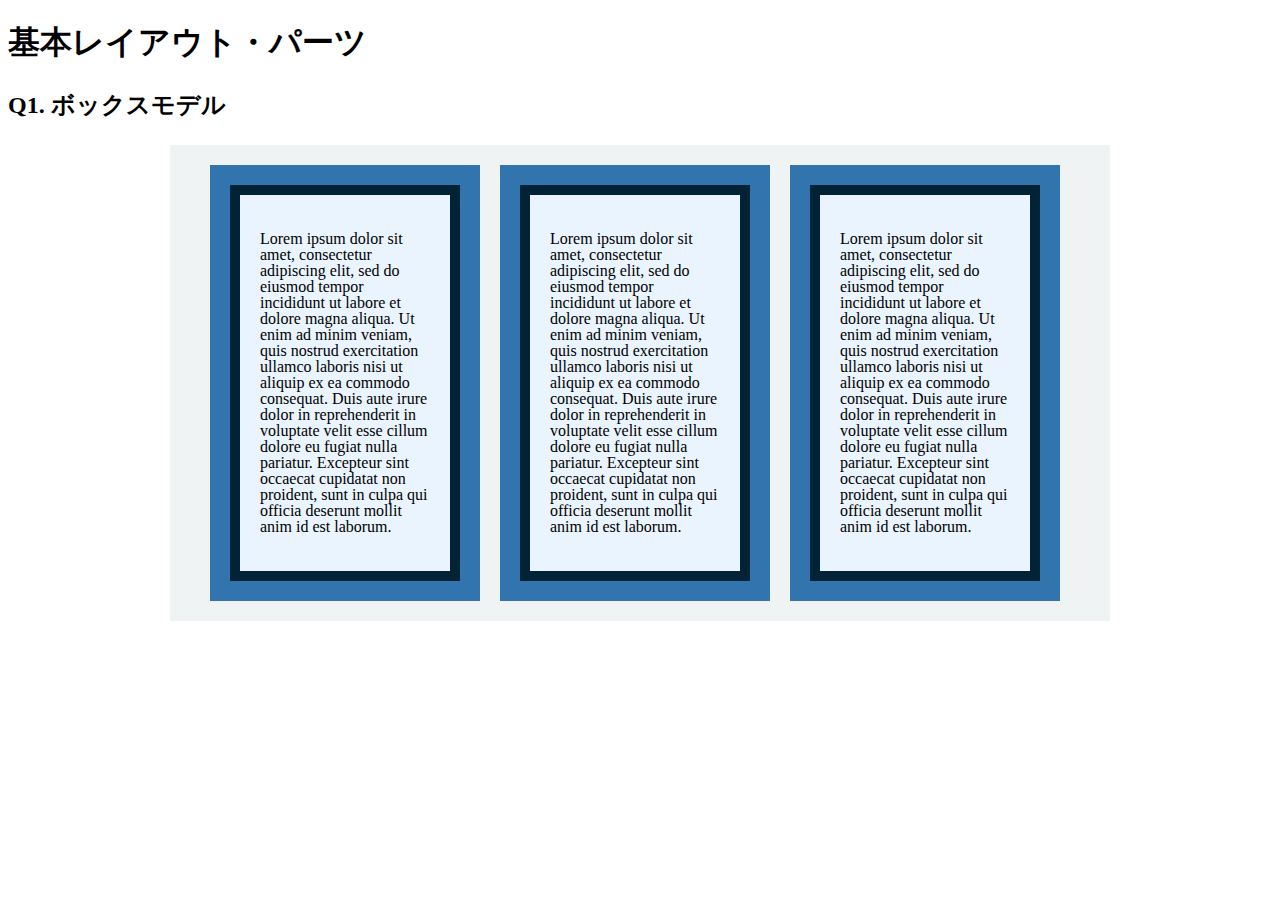
<file: layout_parts/q1/index.html>
<!DOCTYPE html>
<html>
  <head>
    <meta charset="utf-8">
    <meta http-equiv="X-UA-Compatible" content="IE=edge">
    <meta name="viewport" content="width=device-width, initial-scale=1.0, maximum-scale=1.0, user-scalable=no">
    <meta name="format-detection" content="telephone=no">
    <title>基本レイアウト・パーツ</title>
    <link rel="stylesheet" href="http://gizumo-inc.github.io/sample/front-lesson/layout_parts_new/assets/css/reset.css">
    <link rel="stylesheet" href="http://gizumo-inc.github.io/sample/front-lesson/layout_parts_new/assets/css/base.css">
    <link rel="stylesheet" href="css/style.css">
  </head>
  <body>
    <div class="wrapper">
      <h1 class="title">基本レイアウト・パーツ</h1>
      <h2 class="headline">
        <p class="headline__text">Q1. ボックスモデル</p>
      </h2>
      <div class="box">
        <!--
             giztechのレイアウトパーツのページに書かれているボックスモデルについての説明は読みましたか。
             読んでない場合は先に読んでください。

             この問題はmarginとpaddingとborderをうまく使ってボックスを配置する問題です。
             レイアウトとしては、1つの大きなボックスの中に3つのボックスが横並びになっていて、
             さらにその3つのボックスの中にそれぞれ1つずつボックスが入っている形になっています。
             3つのボックスはfloatで横並びにしているので、clearfixでの解除も忘れないようにしてください。

             ■この問題で使う大事なプロパティ
             ・margin
             ・padding
             ・border
             ・float
        -->
        <!-- 回答はクラスq1の要素の中に書いてね -->
        <!-- すでについてるクラスにはstyleを指定しない。styleをつける場合は自分で新たにクラスをつけること -->
        <div class="q1 clearfix">
          <div class="contents">
            <div class="contents_text">
              <p>Lorem ipsum dolor sit amet, consectetur adipiscing elit, sed do eiusmod tempor incididunt ut labore et dolore magna aliqua. Ut enim ad minim veniam, quis nostrud exercitation ullamco laboris nisi ut aliquip ex ea commodo consequat. Duis aute irure dolor in reprehenderit in voluptate velit esse cillum dolore eu fugiat nulla pariatur. Excepteur sint occaecat cupidatat non proident, sunt in culpa qui officia deserunt mollit anim id est laborum.
              </p>
            </div>
          </div>
          <div class="contents">
            <div class="contents_text">
              <p>Lorem ipsum dolor sit amet, consectetur adipiscing elit, sed do eiusmod tempor incididunt ut labore et dolore magna aliqua. Ut enim ad minim veniam, quis nostrud exercitation ullamco laboris nisi ut aliquip ex ea commodo consequat. Duis aute irure dolor in reprehenderit in voluptate velit esse cillum dolore eu fugiat nulla pariatur. Excepteur sint occaecat cupidatat non proident, sunt in culpa qui officia deserunt mollit anim id est laborum.
              </p>
            </div>
          </div>
          <div class="contents">
            <div class="contents_text">
              <p>Lorem ipsum dolor sit amet, consectetur adipiscing elit, sed do eiusmod tempor incididunt ut labore et dolore magna aliqua. Ut enim ad minim veniam, quis nostrud exercitation ullamco laboris nisi ut aliquip ex ea commodo consequat. Duis aute irure dolor in reprehenderit in voluptate velit esse cillum dolore eu fugiat nulla pariatur. Excepteur sint occaecat cupidatat non proident, sunt in culpa qui officia deserunt mollit anim id est laborum.
              </p>
            </div>
          </div>
        <!-- 回答はクラスq1の要素の中に書いてね -->
        </div>
    </div>
  </body>
</html>
</file>
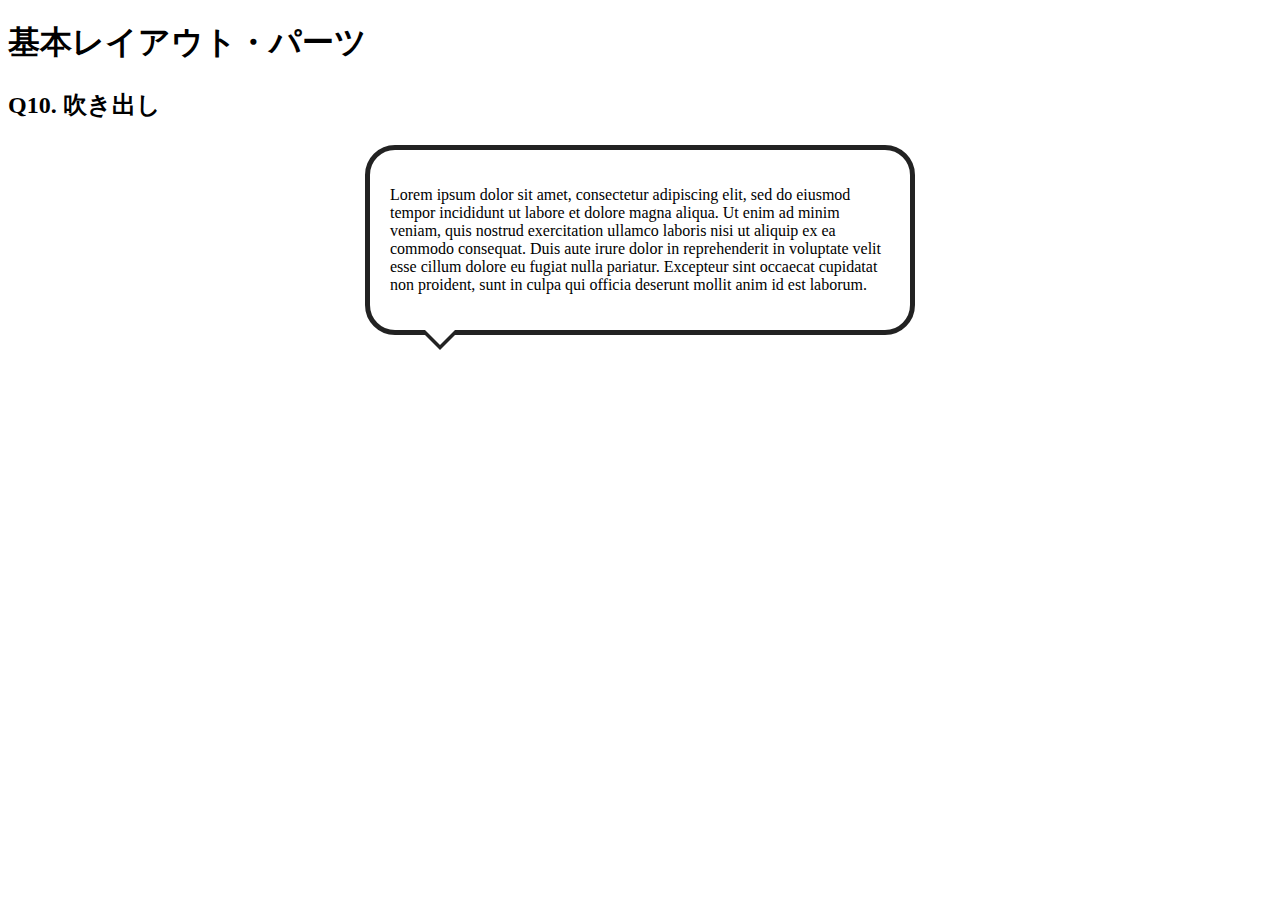
<file: layout_parts/q10/index.html>
<!DOCTYPE html>
<html>
  <head>
    <meta charset="utf-8">
    <meta http-equiv="X-UA-Compatible" content="IE=edge">
    <meta name="viewport" content="width=device-width, initial-scale=1.0, maximum-scale=1.0, user-scalable=no">
    <meta name="format-detection" content="telephone=no">
    <title>基本レイアウト・パーツ</title>
    <link rel="stylesheet" href="http://gizumo-inc.github.io/sample/front-lesson/layout_parts_new/assets/css/reset.css">
    <link rel="stylesheet" href="http://gizumo-inc.github.io/sample/front-lesson/layout_parts_new/assets/css/base.css">
    <link rel="stylesheet" href="css/style.css">
  </head>
  <body>
    <div class="wrapper">
      <h1 class="title">基本レイアウト・パーツ</h1>
      <h2 class="headline">
        <p class="headline__text">Q10. 吹き出し</p>
      </h2>
      <div class="box">
        <!--
             吹き出しというのもwebサイトにおいてよく使われるパーツです。
             これもCSSだけで実装することができますが、吹き出しの枠線の三角の部分がむずかしいかと思います。
             やり方は何通りかありますので、調べてみて自分なりの方法で再現してみてください。

             ■この問題で使う大事なプロパティ
             ・position

             ■この問題で使う大事な擬似要素
             ・:before
             ・:after
        -->
        <!-- 回答はクラスq10の要素の中に書いてね -->
        <!-- すでについてるクラスにはstyleを指定しない。styleをつける場合は自分で新たにクラスをつけること -->
        <div class="q10">
          <div class="q10_balloon">
            <div class="balloon">
              <p class="balloon_text">Lorem ipsum dolor sit amet, consectetur adipiscing elit, sed do eiusmod tempor incididunt ut labore et dolore magna aliqua. Ut enim ad minim veniam, quis nostrud exercitation ullamco laboris nisi ut aliquip ex ea commodo consequat. Duis aute irure dolor in reprehenderit in voluptate velit esse cillum dolore eu fugiat nulla pariatur. Excepteur sint occaecat cupidatat non proident, sunt in culpa qui officia deserunt mollit anim id est laborum.</p>
            </div>
          </div>
        </div>
        <!-- 回答はクラスq10の要素の中に書いてね -->
      </div>
    </div>
  </body>
</html>
</file>
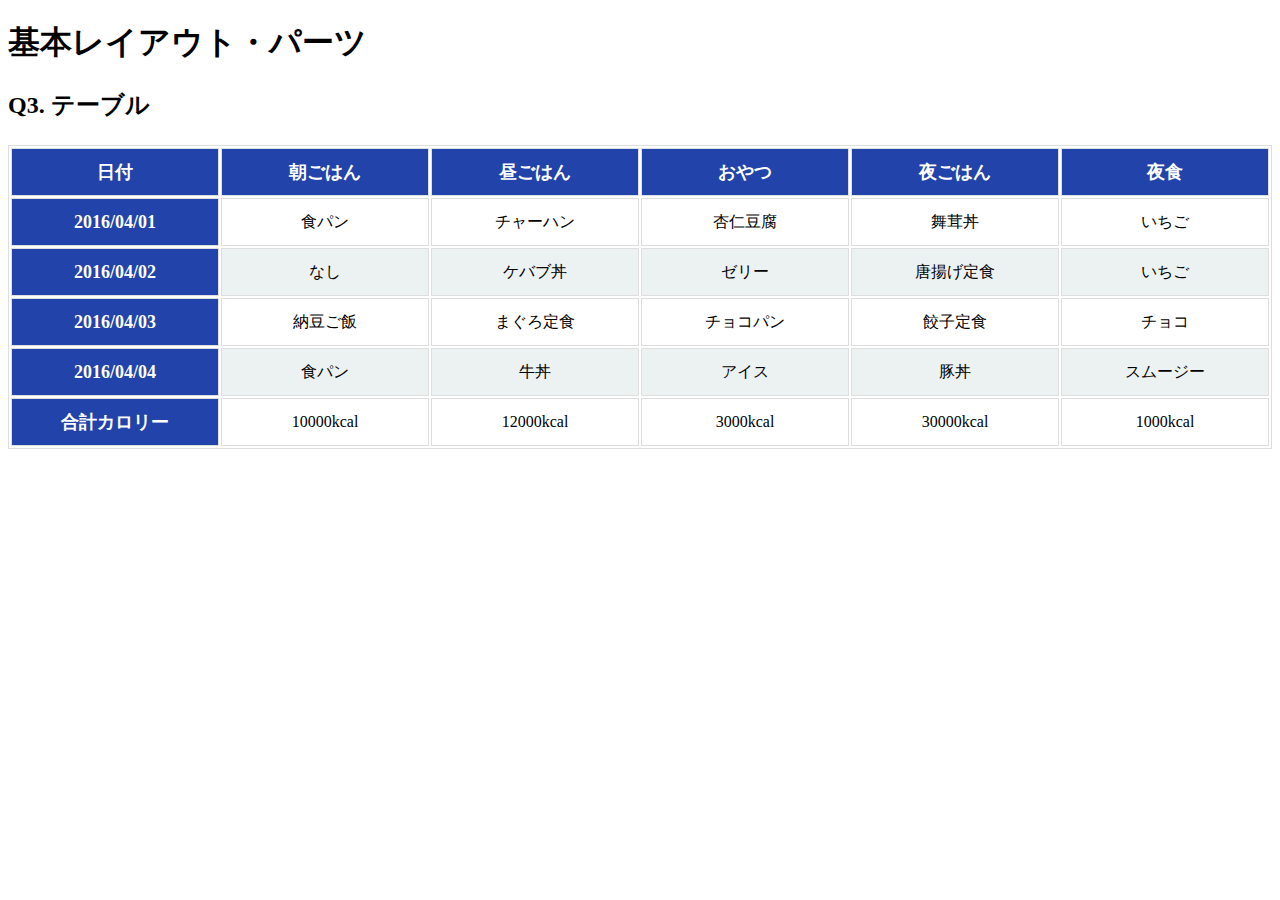
<file: layout_parts/q3/index.html>
<!DOCTYPE html>
<html>
  <head>
    <meta charset="utf-8">
    <meta http-equiv="X-UA-Compatible" content="IE=edge">
    <meta name="viewport" content="width=device-width, initial-scale=1.0, maximum-scale=1.0, user-scalable=no">
    <meta name="format-detection" content="telephone=no">
    <title>基本レイアウト・パーツ</title>
    <link rel="stylesheet" href="http://gizumo-inc.github.io/sample/front-lesson/layout_parts_new/assets/css/reset.css">
    <link rel="stylesheet" href="http://gizumo-inc.github.io/sample/front-lesson/layout_parts_new/assets/css/base.css">
    <link rel="stylesheet" href="css/style.css">
  </head>
  <body>
    <div class="wrapper">
      <h1 class="title">基本レイアウト・パーツ</h1>
      <h2 class="headline">
        <p class="headline__text">Q3. テーブル</p>
      </h2>
      <div class="box">
        <!--
             tableタグを使って表をつくってもらいます。
             tableタグ内では使っていいタグと使っていい順序というものが決まっています。
             それを検索しながら当てはめてください。

             背景色が青いセルのfont-sizeは18pxでline-heightが26pxです。
             それ以外のセルはfont-sizeが16pxでline-heightが22pxです。

             ■この問題で使う大事なプロパティ
             ・table-layout

             ■この問題で使う大事な擬似要素
             ・:nth-child
             ・:first-child
             ・:last-child

             ■必須ではないけど使えると便利な擬似要素
             ・:not
        -->
        <!-- 回答はクラスq3の要素の中に書いてね -->
        <!-- すでについてるクラスにはstyleを指定しない。styleをつける場合は自分で新たにクラスをつけること -->
        <div class="q3">
          <table class="table_all">
              <thead>
                <tr>
                  <th>日付</th>
                  <th>朝ごはん</th>
                  <th>昼ごはん</th>
                  <th>おやつ</th>
                  <th>夜ごはん</th>
                  <th>夜食</th>
                </tr>
              </thead>
              <tbody class="tbody">
                <tr>
                  <th>2016/04/01</th>
                  <td>食パン</td>
                  <td>チャーハン</td>
                  <td>杏仁豆腐</td>
                  <td>舞茸丼</td>
                  <td>いちご</td>
                </tr>
                <tr>
                  <th>2016/04/02</th>
                  <td>なし</td>
                  <td>ケバブ丼</td>
                  <td>ゼリー</td>
                  <td>唐揚げ定食</td>
                  <td>いちご</td>
                </tr>
                <tr>
                  <th>2016/04/03</th>
                  <td>納豆ご飯</td>
                  <td>まぐろ定食</td>
                  <td>チョコパン</td>
                  <td>餃子定食</td>
                  <td>チョコ</td>
                </tr>
                <tr>
                  <th>2016/04/04</th>
                  <td>食パン</td>
                  <td>牛丼</td>
                  <td>アイス</td>
                  <td>豚丼</td>
                  <td>スムージー</td>
                </tr>
                <tr>
                  <th>合計カロリー</th>
                  <td>10000kcal</td>
                  <td>12000kcal</td>
                  <td>3000kcal</td>
                  <td>30000kcal</td>
                  <td>1000kcal</td>
                </tr>
              </tbody>
          </table>
        </div>
        <!-- 回答はクラスq3の要素の中に書いてね -->
      </div>
    </div>
  </body>
</html>
</file>
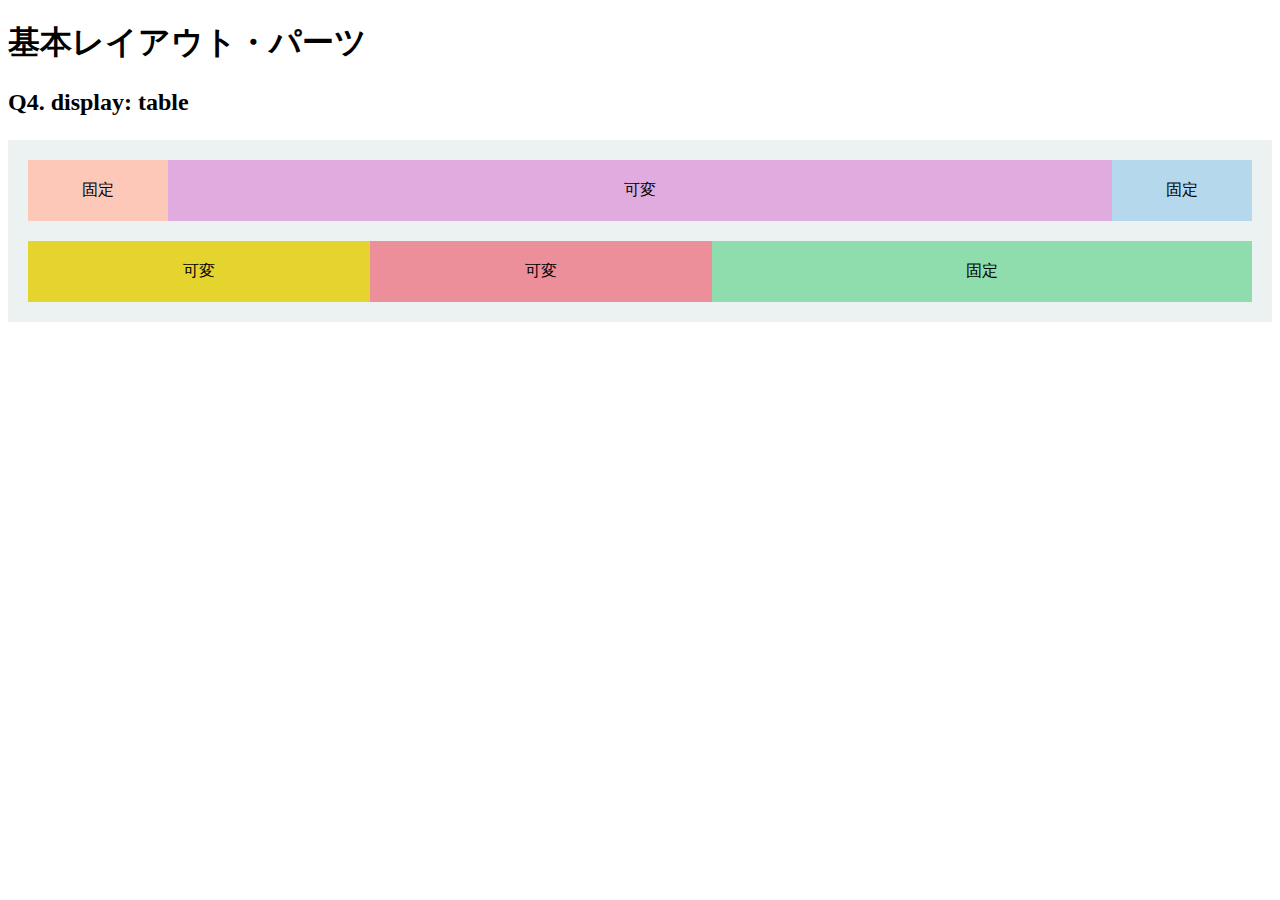
<file: layout_parts/q4/index.html>
<!DOCTYPE html>
<html>
  <head>
    <meta charset="utf-8">
    <meta http-equiv="X-UA-Compatible" content="IE=edge">
    <meta name="viewport" content="width=device-width, initial-scale=1.0, maximum-scale=1.0, user-scalable=no">
    <meta name="format-detection" content="telephone=no">
    <title>基本レイアウト・パーツ</title>
    <link rel="stylesheet" href="http://gizumo-inc.github.io/sample/front-lesson/layout_parts_new/assets/css/reset.css">
    <link rel="stylesheet" href="http://gizumo-inc.github.io/sample/front-lesson/layout_parts_new/assets/css/base.css">
    <link rel="stylesheet" href="css/style.css">
  </head>
  <body>
    <div class="wrapper">
      <h1 class="title">基本レイアウト・パーツ</h1>
      <h2 class="headline">
        <p class="headline__text">Q4. display: table</p>
      </h2>
      <div class="box">
        <!--
             Webサイトを作る際、「メインコンテンツはウィンドウの横幅に応じて伸縮するけれどサイドバーは常に固定値」といったようなレイアウトをすることが多々あります。
             そのようなときに、ウィンドウサイズに対して固定のものと可変のものを横に並べるやり方がわからないとレイアウトができません。
             display: tableを使うことで実現することができるのでやってみましょう。
             固定と書いてあるdivはウィンドウサイズが変わっても横幅が変化せず、可変と書いてあるdivはウィンドウサイズの変化に合わせて横幅が変化するようにスタイルをあてます。

             今回もHTMLは記述してあるので、新たにclassを付与してスタイルをあててください。
             .q4のdivにスタイルを当てる場合は、.q4に当てるのではなく新たにclassを付与してスタイルをあててください。

             ■この問題で使う大事なプロパティ
             ・display: table
             ・display: table-cell
        -->
        <!-- 回答はクラスq4の要素の中に書いてね -->
        <!-- すでについてるクラスにはstyleを指定しない。styleをつける場合は自分で新たにクラスをつけること -->
        <!-- 新たにタグは追加しなくてもできます。 -->
        <div class="q4">
          <div class="contents">
            <div class="cell pink">固定</div>
            <div class="cell purple">可変</div>
            <div class="cell blue">固定</div>
          </div>
          <div class="contents">
            <div class="cell yellow">可変</div>
            <div class="cell red">可変</div>
            <div class="cell green">固定</div>
          </div>
        </div>
        <!-- 回答はクラスq4の要素の中に書いてね -->
      </div>
    </div>
  </body>
</html>
</file>
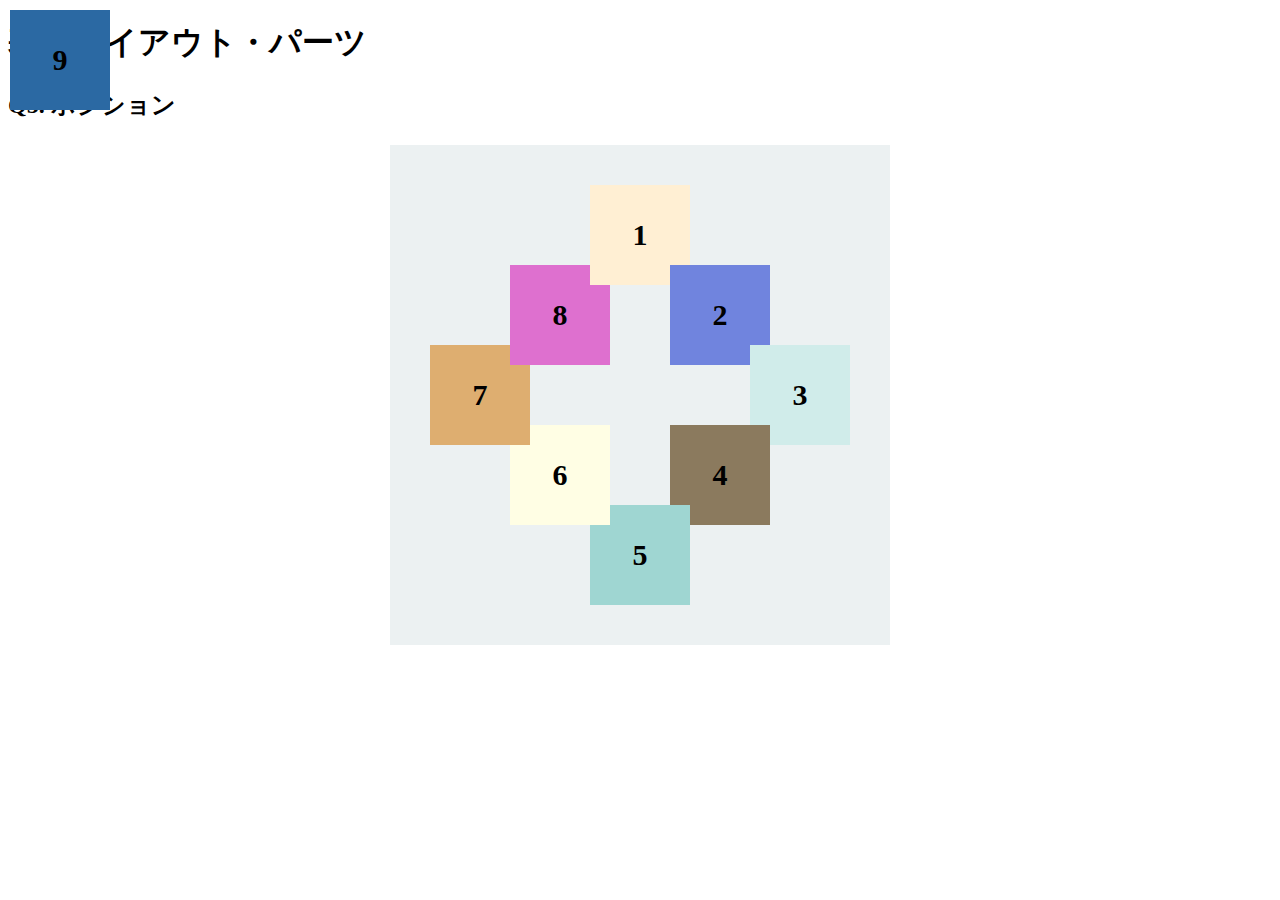
<file: layout_parts/q5/index.html>
<!DOCTYPE html>
<html>
  <head>
    <meta charset="utf-8">
    <meta http-equiv="X-UA-Compatible" content="IE=edge">
    <meta name="viewport" content="width=device-width, initial-scale=1.0, maximum-scale=1.0, user-scalable=no">
    <meta name="format-detection" content="telephone=no">
    <title>基本レイアウト・パーツ</title>
    <link rel="stylesheet" href="http://gizumo-inc.github.io/sample/front-lesson/layout_parts_new/assets/css/reset.css">
    <link rel="stylesheet" href="http://gizumo-inc.github.io/sample/front-lesson/layout_parts_new/assets/css/base.css">
    <link rel="stylesheet" href="css/style.css">
  </head>
  <body>
    <div class="wrapper">
      <h1 class="title">基本レイアウト・パーツ</h1>
      <h2 class="headline">
        <p class="headline__text">Q5. ポジション</p>
      </h2>
      <div class="box">
        <!--
             9個のボックスをきれいに配置しましょう。ボックスの重なり方(どれが上にあるのか)も意識してください。
             9番のボックスは常に(画面サイズに関わらず、スクロールに付随して)画面の左上に存在するように配置してください。

             ちなみにこの問題では、すでにHTMLは用意されています。
             ただ順序がばらばらになっているので、HTMLは変えずにCSSだけで正しい順序で配置してみてください。(classの付与は可)

             普通にやると1番のボックスが8番のボックスの下になってしまいます。
             下記にある「この問題で使う大事な擬似要素」のbefore or afterを使って、
             1番のボックスと同じ色、重なり部分と同じ大きさの要素を作ってpositionで配置しましょう。

             ■この問題で使う大事なプロパティ
             ・position
             ・z-index
             ■この問題で使う大事な擬似要素
             ・:before or :after
        -->
        <!-- 回答はクラスq5の要素の中に書いてね -->
        <!-- すでについてるクラスにはstyleを指定しない。styleをつける場合は自分で新たにクラスをつけること -->
        <!-- 新たにタグは追加しなくてもできます。 -->
        <div class="q5">
          <div class="boxes squ-8">8</div>
          <div class="boxes squ-5">5</div>
          <div class="boxes squ-1">1</div>
          <div class="boxes squ-7">7</div>
          <div class="boxes squ-4">4</div>
          <div class="boxes squ-6">6</div>
          <div class="boxes squ-2">2</div>
          <div class="boxes squ-3">3</div>
          <div class="boxes squ-9">9</div>
        </div>
        <!-- 回答はクラスq5の要素の中に書いてね -->
      </div>
    </div>
  </body>
</html>
</file>
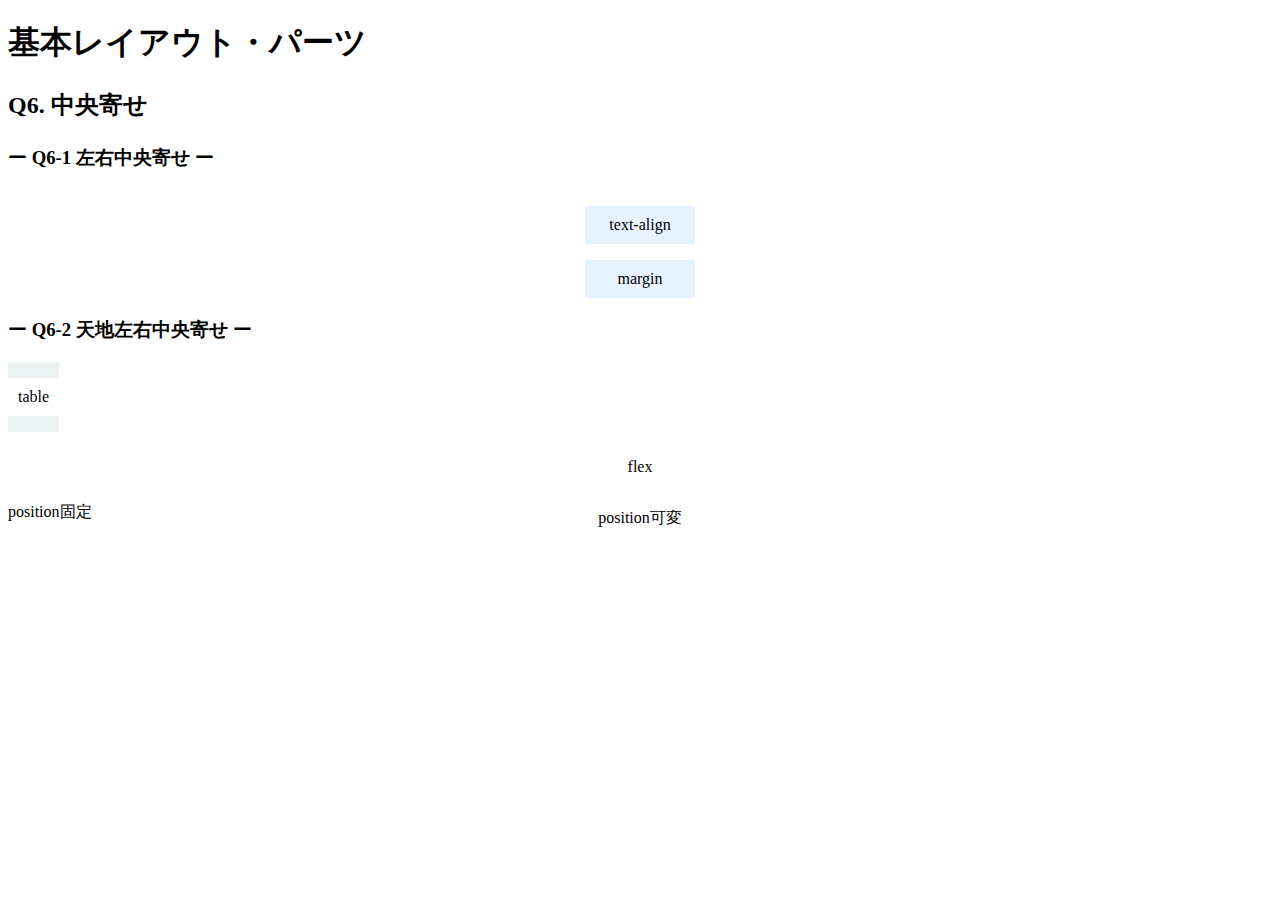
<file: layout_parts/q6/index.html>
<!DOCTYPE html>
<html>
  <head>
    <meta charset="utf-8">
    <meta http-equiv="X-UA-Compatible" content="IE=edge">
    <meta name="viewport" content="width=device-width, initial-scale=1.0, maximum-scale=1.0, user-scalable=no">
    <meta name="format-detection" content="telephone=no">
    <title>基本レイアウト・パーツ</title>
    <link rel="stylesheet" href="http://gizumo-inc.github.io/sample/front-lesson/layout_parts_new/assets/css/reset.css">
    <link rel="stylesheet" href="http://gizumo-inc.github.io/sample/front-lesson/layout_parts_new/assets/css/base.css">
    <link rel="stylesheet" href="css/style.css">
  </head>
  <body>
    <div class="wrapper">
      <h1 class="title">基本レイアウト・パーツ</h1>
      <h2 class="headline">
        <p class="headline__text">Q6. 中央寄せ</p>
      </h2>
      <div class="box">
        <!--
             左右の中央寄せや、天地(上下)の中央寄せというのはサイトを作っているとよく遭遇するレイアウトです。
             色々なやり方があるのですが、状況に応じて最適なものは違うので適切な配置の仕方ができるようになりましょう。
             この問題ではHTMLはすでに用意しているので、classを自分で付与してスタイルをあててください。
        -->
        <div class="box__inner">
          <h3 class="box__headline">
            <p class="box__headline__text">ー Q6-1 左右中央寄せ ー</p>
          </h3>
          <!--
               ブロック要素内のテキスト(or インライン要素)の左右中央寄せに関してはtext-align:centerを設定することで簡単にできます。
               ただ、ブロック要素そのものの左右中央寄せは少し工夫をしないとできません。
               大きく分けて2通りのやり方があるのですが、それが以下の問題の2つです。
               中央寄せするブロックの横幅が固定の場合は上の方法が、可変の場合は下の方法が向いています。
          -->
          <div class="q6 q6--horizontal">
            <!--
                 ■この問題で使う大事なプロパティ
                 ・display
                 ・text-align
            -->
            <!-- Q6-1の回答はここに書いてね -->
            <!-- 新たにタグは追加しなくてもできます。 -->
            <div class="q6__box">
              <div class="contents">
                <p class="text_align text">text-align</p>
              </div>
            </div>
            <!-- Q6-1の回答はここに書いてね -->

            <!--
                 ■この問題で使う大事なプロパティ
                 ・margin
            -->
            <!-- Q6-1の回答はここに書いてね -->
            <!-- 新たにタグは追加しなくてもできます。 -->
            <div class="q6__box">
              <p class="margin text">margin</p>
            </div>
            <!-- Q6-1の回答はここに書いてね -->
          </div>
        </div>

        <div class="box__inner">
          <h3 class="box__headline">
            <p class="box__headline__text">ー Q6-2 天地左右中央寄せ ー</p>
          </h3>
          <!--
               ブロック要素の天地中央寄せは左右よりも難易度が高くなります。
               そして天地の中央寄せができる状態だと左右もできる状態に自然になっているため、今回は天地左右の中央寄せになります。
               やり方は大きくわけて3つあります。
               1番目の方法は少し前までよく使われていたやり方で全てのブラウザで表示ができますが、HTMLの記述が冗長になってしまいます。
               2番目の方法は最新の記述で、とても簡単に書くことができますが、少し古いブラウザだと対応していません。
               3番目の方法もよく使われますが、これも少し古いブラウザだと対応していません。

               この問題もHTMLが用意されているのでclassを付与してスタイルをあててください。すでにふられているclassにスタイルをあてることはせず、新規でclassを作ってください。
          -->
          <!--
               ■この問題で使う大事なプロパティ
               ・display: table
               ・display: table-cell
               ・display: inline-block
               ・vertical-align
          -->
          <!-- Q6-2の回答はここに書いてね -->
          <!-- すでについてるクラスにはstyleを指定しない。styleをつける場合は自分で新たにクラスをつけること -->
          <!-- 新たにタグは追加しなくてもできます。 -->
          <div class="q6 q6--around is_table">
            <div class="is_table_box">
              <p class=box_text>table</p>
            </div>
          </div>
          <!-- Q6-2の回答はここに書いてね -->
          <!--
               ■この問題で使う大事なプロパティ
               ・display: flex
               ・align-items
               ・justify-content
          -->
          <!-- Q6-2の回答はここに書いてね -->
          <!-- すでについてるクラスにはstyleを指定しない。styleをつける場合は自分で新たにクラスをつけること -->
          <!-- 新たにタグは追加しなくてもできます。 -->
          <div class="q6 q6--around is_flex">
            <p class="box_text">flex</p>
          </div>
          <!-- Q6-2の回答はここに書いてね -->
          <div class="q6 q6--position center-one">
            <!--
                 中央寄せする要素のサイズが固定のとき

                 ■この問題で使う大事なプロパティ
                 ・position
                 ・margin
            -->
            <!-- Q6-2の回答はここに書いてね -->
            <!-- すでについてるクラスにはstyleを指定しない。styleをつける場合は自分で新たにクラスをつけること -->
            <!-- 新たにタグは追加しなくてもできます。 -->
            <div class="q6__box is-stable left-one">
              <p class="q6__box__inner left-t">position固定</p>
            </div>
            <!-- Q6-2の回答はここに書いてね -->
            <!--
                 中央寄せする要素のサイズが可変のとき

                 ■この問題で使う大事なプロパティ
                 ・position
                 ・transform
            -->
            <!-- Q6-2の回答はここに書いてね -->
            <!-- すでについてるクラスにはstyleを指定しない。styleをつける場合は自分で新たにクラスをつけること -->
            <!-- 新たにタグは追加しなくてもできます。 -->
            <div class="q6__box is-flexible right-one">
              <p class="q6__box__inner right-t">position可変</p>
            </div>
            <!-- Q6-2の回答はここに書いてね -->
          </div>
        </div>
      </div>
    </div>
  </body>
</html>
</file>
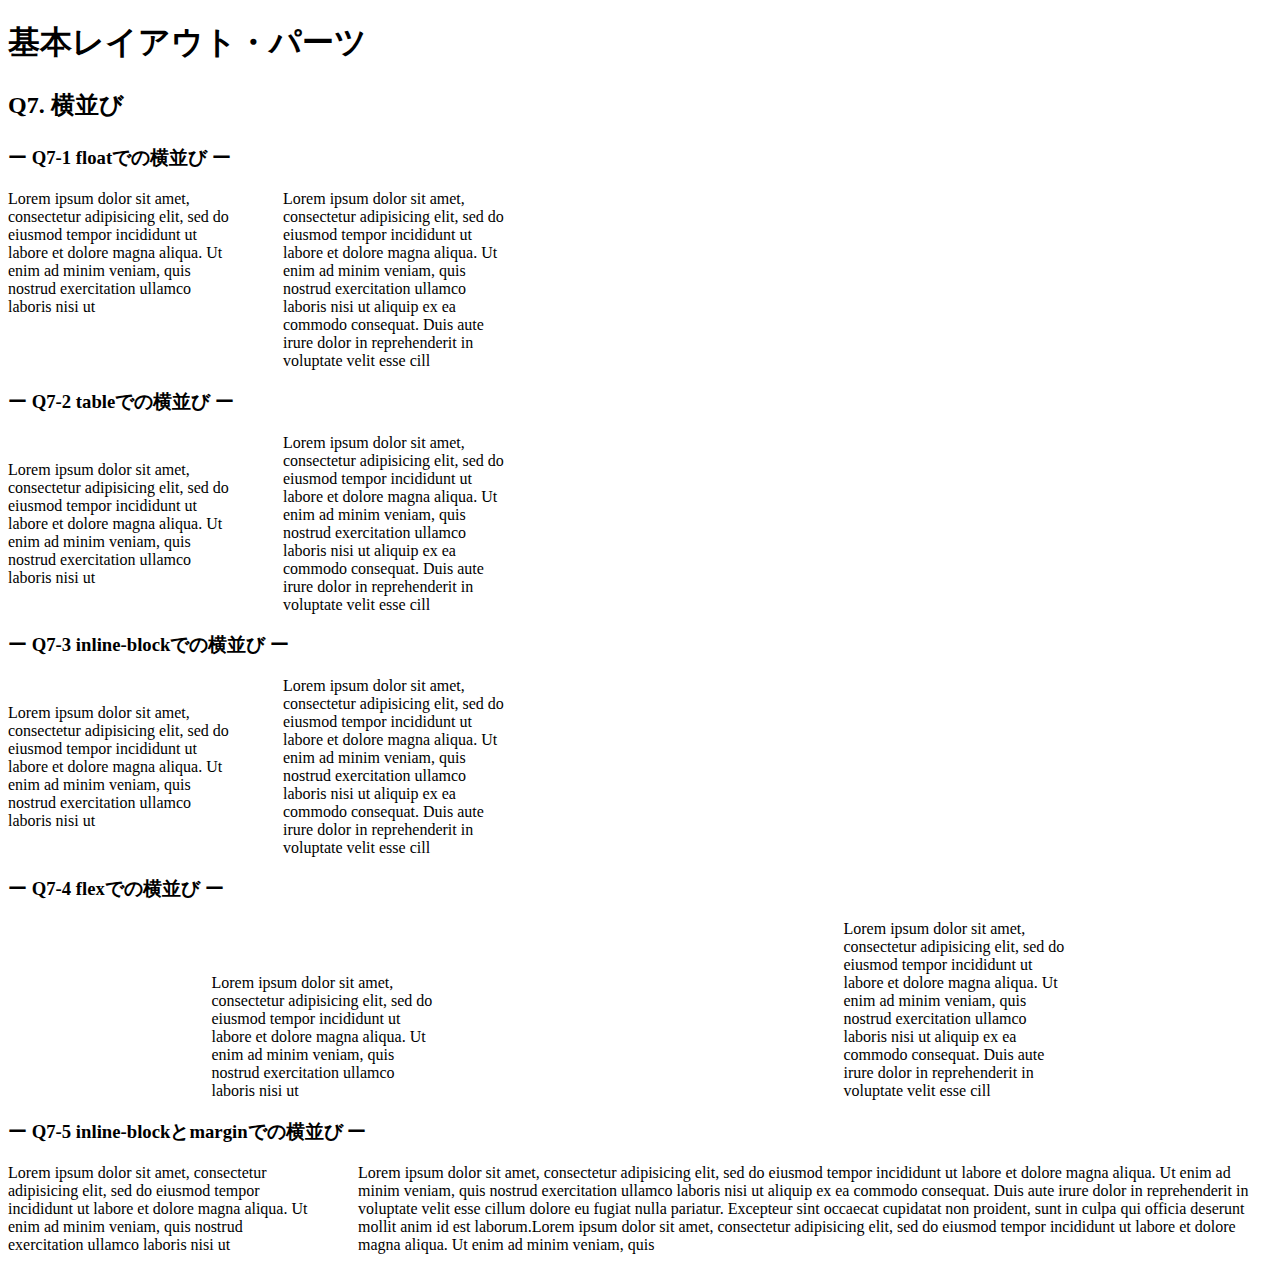
<file: layout_parts/q7/index.html>
<!DOCTYPE html>
<html>
  <head>
    <meta charset="utf-8">
    <meta http-equiv="X-UA-Compatible" content="IE=edge">
    <meta name="viewport" content="width=device-width, initial-scale=1.0, maximum-scale=1.0, user-scalable=no">
    <meta name="format-detection" content="telephone=no">
    <title>基本レイアウト・パーツ</title>
    <link rel="stylesheet" href="http://gizumo-inc.github.io/sample/front-lesson/layout_parts_new/assets/css/reset.css">
    <link rel="stylesheet" href="http://gizumo-inc.github.io/sample/front-lesson/layout_parts_new/assets/css/base.css">
    <link rel="stylesheet" href="css/style.css">
  </head>
  <body>
    <div class="wrapper">
      <h1 class="title">基本レイアウト・パーツ</h1>
      <h2 class="headline">
        <p class="headline__text">Q7. 横並び</p>
      </h2>
      <div class="box">
        <!--
             要素を横並びにするというのは、高頻出のレイアウトです。
             色々なやり方があるのですが、状況に応じて最適なものは違うので適切な配置の仕方ができるようになりましょう。
             この問題ではHTMLはすでに用意しているので、classを自分で付与してスタイルをあててください。
        -->
        <div class="box__inner">
          <h3 class="box__headline">
            <p class="box__headline__text">ー Q7-1 floatでの横並び ー</p>
          </h3>
          <!--
               ■この問題で使う大事なプロパティ
               ・float
          -->
          <!-- Q7の回答はここに書いてね -->
          <!-- すでについてるクラスにはstyleを指定しない。styleをつける場合は自分で新たにクラスをつけること -->
          <!-- 新たにタグは追加しなくてもできます。 -->
          <div class="q7 q7--float ">
            <div class="q7__inner clearfix">
              <div class="q7__box flow_left">
                Lorem ipsum dolor sit amet, consectetur adipisicing elit, sed do eiusmod tempor incididunt ut labore et dolore magna aliqua. Ut enim ad minim veniam, quis nostrud exercitation ullamco laboris nisi ut
              </div>
              <div class="q7__box flow_right">
                Lorem ipsum dolor sit amet, consectetur adipisicing elit, sed do eiusmod tempor incididunt ut labore et dolore magna aliqua. Ut enim ad minim veniam, quis nostrud exercitation ullamco laboris nisi ut aliquip ex ea commodo consequat. Duis aute irure dolor in reprehenderit in voluptate velit esse cill
              </div>
            </div>
          </div>
          <!-- Q7の回答はここに書いてね -->
        </div>

        <div class="box__inner">
          <h3 class="box__headline">
            <p class="box__headline__text">ー Q7-2 tableでの横並び ー</p>
          </h3>
          <!--
               少しクセのある横並び方法です。

               ■この問題で使う大事なプロパティ
               ・display: table
               ・display: table-cell
          -->
          <!-- Q7の回答はここに書いてね -->
          <!-- すでについてるクラスにはstyleを指定しない。styleをつける場合は自分で新たにクラスをつけること -->
          <!-- 新たにタグは追加しなくてもできます。 -->
          <div class="q7 q7--table">
            <div class="q7__inner table-align">
              <div class="q7__box table_left">
                <div class="q7__box__text">
                  Lorem ipsum dolor sit amet, consectetur adipisicing elit, sed do eiusmod tempor incididunt ut labore et dolore magna aliqua. Ut enim ad minim veniam, quis nostrud exercitation ullamco laboris nisi ut
                </div>
              </div>
              <div class="q7__box table_right">
                <div class="q7__box__text">
                  Lorem ipsum dolor sit amet, consectetur adipisicing elit, sed do eiusmod tempor incididunt ut labore et dolore magna aliqua. Ut enim ad minim veniam, quis nostrud exercitation ullamco laboris nisi ut aliquip ex ea commodo consequat. Duis aute irure dolor in reprehenderit in voluptate velit esse cill
                </div>
              </div>
            </div>
          </div>
          <!-- Q7の回答はここに書いてね -->
        </div>

        <div class="box__inner">
          <h3 class="box__headline">
            <p class="box__headline__text">ー Q7-3 inline-blockでの横並び ー</p>
          </h3>
          <!--
               ■この問題で使う大事なプロパティ
               ・display: inline-block
          -->
          <!-- Q7の回答はここに書いてね -->
          <!-- すでについてるクラスにはstyleを指定しない。styleをつける場合は自分で新たにクラスをつけること -->
          <!-- 新たにタグは追加しなくてもできます。 -->
          <div class="q7 q7--inlineblock">
            <div class="q7__inner inlineblock-align">
              <div class="q7__box inlineblock_left">
                Lorem ipsum dolor sit amet, consectetur adipisicing elit, sed do eiusmod tempor incididunt ut labore et dolore magna aliqua. Ut enim ad minim veniam, quis nostrud exercitation ullamco laboris nisi ut
              </div>
              <div class="q7__box inlineblock_right">
                Lorem ipsum dolor sit amet, consectetur adipisicing elit, sed do eiusmod tempor incididunt ut labore et dolore magna aliqua. Ut enim ad minim veniam, quis nostrud exercitation ullamco laboris nisi ut aliquip ex ea commodo consequat. Duis aute irure dolor in reprehenderit in voluptate velit esse cill
              </div>
            </div>
          </div>
          <!-- Q7の回答はここに書いてね -->
        </div>

        <div class="box__inner">
          <h3 class="box__headline">
            <p class="box__headline__text">ー Q7-4 flexでの横並び ー</p>
          </h3>
          <!--
               簡単に横並びが可能、かつ様々なアレンジが可能ですが、
               少し古いブラウザには対応してないので、他のものもしっかりと覚えるようにしましょう。

               ■この問題で使う大事なプロパティ
               ・flex
          -->
          <!-- Q7の回答はここに書いてね -->
          <!-- すでについてるクラスにはstyleを指定しない。styleをつける場合は自分で新たにクラスをつけること -->
          <!-- 新たにタグは追加しなくてもできます。 -->
          <div class="q7 q7--flex">
            <div class="q7__inner flex">
              <div class="q7__box all-1">
                Lorem ipsum dolor sit amet, consectetur adipisicing elit, sed do eiusmod tempor incididunt ut labore et dolore magna aliqua. Ut enim ad minim veniam, quis nostrud exercitation ullamco laboris nisi ut
              </div>
              <div class="q7__box all-1">
                Lorem ipsum dolor sit amet, consectetur adipisicing elit, sed do eiusmod tempor incididunt ut labore et dolore magna aliqua. Ut enim ad minim veniam, quis nostrud exercitation ullamco laboris nisi ut aliquip ex ea commodo consequat. Duis aute irure dolor in reprehenderit in voluptate velit esse cill
              </div>
            </div>
          </div>
          <!-- Q7の回答はここに書いてね -->
        </div>

        <div class="box__inner">
          <h3 class="box__headline">
            <p class="box__headline__text">ー Q7-5 inline-blockとmarginでの横並び ー</p>
          </h3>
          <!--
               上記でやったdisplay: inline-block;での横並び方法の派生です。
               この方法を使うと固定幅 + 可変幅のレイアウトで横並びが可能です。
               ネガティブマージン（例：margin-left: -200px;）を使用します。

               ただ方法はいくつかあるので、固定幅 + 可変幅になっていれば問題ないです。

               ■この問題で使う大事なプロパティ
               ・display: inline-block
               ・margin, padding
          -->
          <!-- Q7の回答はここに書いてね -->
          <!-- すでについてるクラスにはstyleを指定しない。styleをつける場合は自分で新たにクラスをつけること -->
          <!-- 新たにタグは追加しなくてもできます。 -->
          <div class="q7 q7--margin">
            <div class="q7__inner is-full">
              <div class="q7__box q7__margin">
                <div class="q7__box__text content">
                  Lorem ipsum dolor sit amet, consectetur adipisicing elit, sed do eiusmod tempor incididunt ut labore et dolore magna aliqua. Ut enim ad minim veniam, quis nostrud exercitation ullamco laboris nisi ut
                </div>
              </div>
              <div class="q7__box q7__inline_block">
                <div class="q7__box__text content">
                  Lorem ipsum dolor sit amet, consectetur adipisicing elit, sed do eiusmod tempor incididunt ut labore et dolore magna aliqua. Ut enim ad minim veniam, quis nostrud exercitation ullamco laboris nisi ut aliquip ex ea commodo consequat. Duis aute irure dolor in reprehenderit in voluptate velit esse cillum dolore eu fugiat nulla pariatur. Excepteur sint occaecat cupidatat non proident, sunt in culpa qui officia deserunt mollit anim id est laborum.Lorem ipsum dolor sit amet, consectetur adipisicing elit, sed do eiusmod tempor incididunt ut labore et dolore magna aliqua. Ut enim ad minim veniam, quis
                </div>
              </div>
            </div>
          </div>
          <!-- Q7の回答はここに書いてね -->
        </div>
      </div>
    </div>
  </body>
</html>
</file>
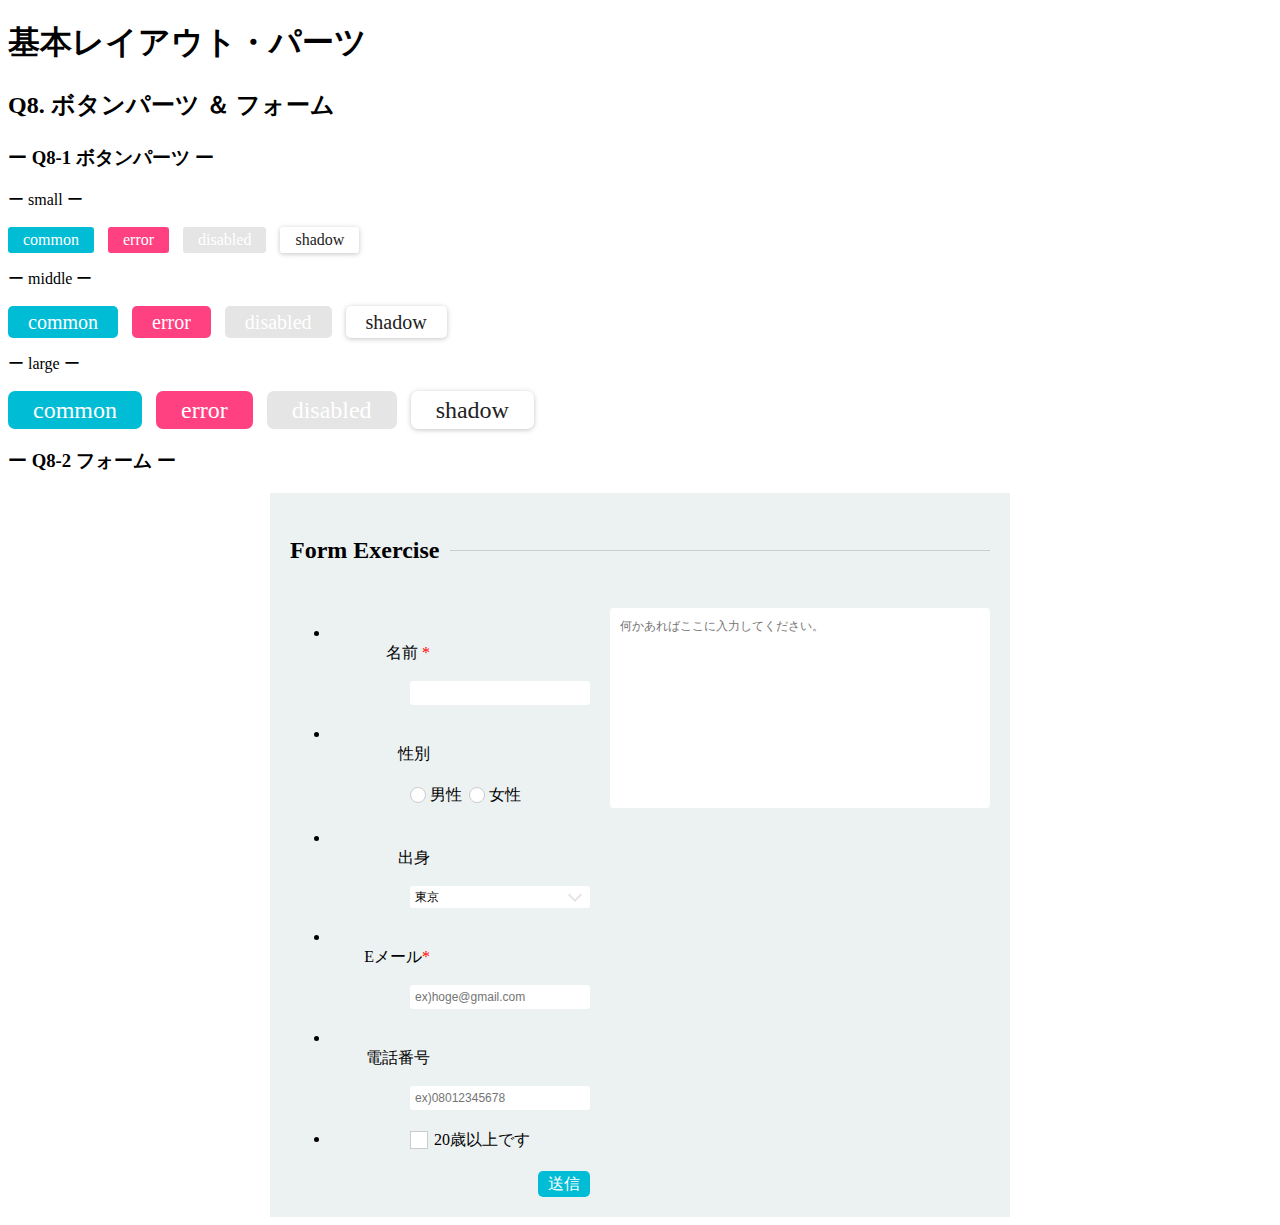
<file: layout_parts/q8/index.html>
<!DOCTYPE html>
<html>
  <head>
    <meta charset="utf-8">
    <meta http-equiv="X-UA-Compatible" content="IE=edge">
    <meta name="viewport" content="width=device-width, initial-scale=1.0, maximum-scale=1.0, user-scalable=no">
    <meta name="format-detection" content="telephone=no">
    <title>基本レイアウト・パーツ</title>
    <link rel="stylesheet" href="http://gizumo-inc.github.io/sample/front-lesson/layout_parts_new/assets/css/reset.css">
    <link rel="stylesheet" href="http://gizumo-inc.github.io/sample/front-lesson/layout_parts_new/assets/css/base.css">
    <link rel="stylesheet" href="css/style.css">
  </head>
  <body>
    <div class="wrapper">
      <h1 class="title">基本レイアウト・パーツ</h1>
      <h2 class="headline">
        <p class="headline__text">Q8. ボタンパーツ ＆ フォーム</p>
      </h2>
      <div class="box">
        <div class="box__inner">
          <h3 class="box__headline">
            <p class="box__headline__text">ー Q8-1 ボタンパーツ ー</p>
          </h3>
          <!--
               この問題は特に難しいプロパティは使いませんので、普通にやれば簡単にボタンを作ることができます。
               ただ、意識していただきたいのは、classを適切にふることで共通化できるスタイルは共通化してしまうということです。
               この問題もHTMLはすでに記述してありますので、ボタンのdivにclassを付与してスタイルを当ててください。
               .q8--btnにfont-sizeを0として指定してあるので必ずボタン部分でfont-sizeを指定してください。
               回答はここに書いてね
               すでについてるクラスにはstyleを指定しない。styleをつける場合は自分で新たにクラスをつけること -->
          <!-- 新たにタグは追加しなくてもできます。 -->
          <div class="q8 q8--btn small-one all">
            <p class="q8__title">ー small ー</p>
            <div class="common small">common</div>
            <div class="error small">error</div>
            <div class="disabled small">disabled</div>
            <div class="shadow small">shadow</div>
          </div>

          <div class="q8 q8--btn middle-one all">
            <p class="q8__title">ー middle ー</p>
            <div class="common middle">common</div>
            <div class="error middle">error</div>
            <div class="disabled middle">disabled</div>
            <div class="shadow middle">shadow</div>
          </div>

          <div class="q8 q8--btn large-one all">
            <p class="q8__title">ー large ー</p>
            <div class="common large">common</div>
            <div  class="error large">error</div>
            <div  class="disabled large">disabled</div>
            <div  class="shadow large">shadow</div>
          </div>
          <!-- 回答はここに書いてね -->
        </div>

        <div class="box__inner">
          <h3 class="box__headline">
            <p class="box__headline__text">ー Q8-2 フォーム ー</p>
          </h3>
          <!--
               Webサイトを作る際、コンタクトフォームを実装する機会がとても多くあります。
               ここで使われるタグは一般的にはデザインするのが難しいと言われていますが、それをやらないといけない状況は結構多いです。（簡単リセットされない、:focusや:activeを使う）
               まずは元々タグにあてられているスタイルを解除して、フラットな状態にしてからスタイルを当てていくことが大事です。

               特にradioとcheckboxのチェックのスタイルが難しいと思います。
               やり方として、既存のチェックは使わずに擬似要素でチェックのフィールドを再現します。:checkedを使えばチェックされているかどうかでスタイルを変えることができるので、これをうまく使いましょう。cssでは+（隣接セレクタ）というものも使わなくてはなりませんので、調べてみましょう。
               また、一番下のボタンはbuttonタグを使って実装しましょう。（<input type="submit">を使って実装することも可能です）

               この課題では、実際にユーザーが入力した値を送れる状態まで作っていただきます。answerの方で確認していただきたいのですが、全ての入力フォームを適当に記述してsubmitボタンを押してみてください。URL欄の最後に「?name=...」という感じの文字列が追加されているのがわかると思います。（その?以降のものをパラメーターと呼びます。複数ある場合は?◯◯=□□&△△=××のように&繋ぎになります。◯◯や△△の部分はinputタグやselectタグのname属性が入ります。）
               これが、入力した値を送信できている状態です。本来ではこの値をサーバーサイドで受け取ってフォームの処理をするのですが、今回はHTMLを使って送信するまでをやってもらいます。
               answerで入力した値を自分で作ったフォームに全く同じように入力した場合、URLが全く同じように変わる状態にしてください。（formのaction属性やmethod属性が関係してきます）
               また赤の*(アスタリスク)の部分は必須項目です。必須項目を空にしたまま送信しようとするとアラートが表示される処理も再現しましょう。

               また、この問題はレイアウトが複雑なため、サイズや色の確認のためにデベロッパーツールを見ても構いません。
               ただ全ての答えを見るといったことはしないようにしましょう。

               ■この問題で使う大事なhtml要素
               ・label
               ・form
               ・input(type="text")
               ・input(type="radio")
               ・input(type="checkbox")
               ・textarea
               ・select
               ・button (inputも可能)
               ■この問題で使う大事なプロパティ
               ・appearance(-webkit-appearance)
               ・outline
               ■この問題で使う大事な擬似要素
               ・:checked
               ・:focus
               ・:active
               ・:before
               ・:after
           -->
          <!-- 回答はここに書いてね -->
          <!-- すでについてるクラスにはstyleを指定しない。styleを付ける場合は自分で新たにクラスをつけること -->
          <div class="q8-2">
            <div class="form-all">
              <div class="form-title">
                <p class="form-exercise">Form Exercise</p>
              </div>

              <div class="clearfix">
                                 <!-- 左側のフォーム -->
                <div class="left-form">
                  <ul class="left-form-items">
                                    <!-- 名前項目 -->
                    <li class="list clearfix">
                      <p class="list-title">名前
                        <span class="required-red">*</span>
                      </p>
                      <div class="content is_8_1">
                        <input class="name-box box_edit" type="text" name="name" required>
                      </div>
                    </li>
                                     <!-- 性別項目 -->
                    <li class="list clearfix">
                      <p class="list-title">性別</p>
                      <div class="content is_8_2">
                        <label class="gender_radio">
                          <input class="gender_radio_button" type="radio" name="gender" value="male">
                          <span class="gender_radio_text">男性</span>
                        </label>
                        <label class="gender_radio">
                          <input class="gender_radio_button" type="radio" name="gender" value="female">
                            <span class="gender_radio_text">女性</span>
                        </label>
                      </div>
                    </li>
                                     <!-- 出身項目 -->
                    <li class="list clearfix">
                      <p class="list-title">出身</p>
                      <div class="content is_8_3">
                        <select class="menu_box box_edit" name="hometown">
                          <option value="Tokyou">東京</option>
                          <option value="Saitama">埼玉</option>
                          <option value="Chiba">千葉</option>
                          <option value="Kanagawa">神奈川</option>
                        </select>
                      </div>
                    </li>
                                     <!-- メールアドレス -->
                    <li class="list clearfix">
                      <p class="list-title">Eメール<span class="required-red">*</span></p>
                      <div class="content is_8_4">
                        <input class="email_box box_edit" type="email" placeholder="ex)hoge@gmail.com" name="email" required>
                      </div>
                    </li>
                                     <!-- 電話番号 -->
                    <li class="list clearfix">
                      <p class="list-title">電話番号</p>
                      <div class="content is_8_5">
                        <input class="tel_box box_edit" type="tel" name="tel" placeholder="ex)08012345678">
                      </div>
                    </li>
                                   <!-- ２０歳以上 -->
                    <li class="list clearfix">
                      <div class="content is_8_6">

                        <label class="checkbox">
                          <input class="checkbox_button" type="checkbox" name="twenty">
                          <span class="checkbox_text">20歳以上です</span>
                        </label>
                      </div>
                    </li>
                  </ul>
                                  <!-- 送信ボタン -->
                  <div class="last_button">
                    <button class="form_button box_edit" type="submit">送信</button>
                  </div>
                </div>
                                   <!-- 右側のフォーム -->
                  <div class="right_form">
                    <textarea class="massage_text box_edit" name="massage"
                    placeholder="何かあればここに入力してください。"></textarea>
                  </div>
              </div>
            </div>
          </div>
          <!-- 回答はここに書いてね -->
        </div>
      </div>
    </div>
  </body>
</html>
</file>
<file: layout_parts/q1/css/style.css>
@charset "UTF-8";

/* 回答はここに書いてね */

/* 回答はここに書いてね */
.clearfix:after{
  display: block;
  content:"";
  clear: both;
}

.q1{
  width: 900px;
  padding: 20px;
  margin: 0 auto;
  background-color: #eff3f4;
}
.contents{
  width: 230px;
  background-color: #3274ae;
  padding: 20px;
  margin-left: 20px;
  float: left;
}
.box:first-child{
  margin-left: 0;
}
.contents_text{
  border: solid 10px #022336;
  background: #eaf4ff;
  padding: 20px;
  font-size: 16px;
  line-height: 16px;
}
/*}
.box2{
  width: 230px;
  background-color: #3274ae;
  padding: 20px;
  margin-left: 20px;
  float: left;
}
.box2-2{
  border: solid 10px #022336;
  background: #eaf4ff;
  padding: 20px;
  font-size: 16px;
  line-height: 16px;
}
.box3{
  width: 230px;
  background-color: #3274ae;
  padding: 20px;
  margin-left: 20px;
  float: left;
}
.box3-2{
  border: solid 10px #022336;
  background: #eaf4ff;
  padding: 20px;
  font-size: 16px;
  line-height: 16px;
}*/
</file>
<file: layout_parts/q10/css/style.css>
@charset "UTF-8";

/* 回答はここに書いてね */

/* 回答はここに書いてね */


.balloon{
  position: relative;
  width: 500px;
  margin: 0 auto;
  padding: 20px;
  border: 5px solid #222;
  border-radius: 30px;
}
.balloon:before,
.balloon:after{
  content: "";
  position: absolute;
  left: 0;
  width: 0;
  height: 0;
  margin: auto;
  border: 20px solid transparent;
}
.balloon:before{
  bottom: -40px;
  left:50px;
  border-top-color: #222;

}
.balloon:after{
  bottom: -35px;
  left: 50px;
  border-top-color: #fff;

}
</file>
<file: layout_parts/q3/css/style.css>
@charset "UTF-8";

/* 回答はここに書いてね */
.table_all{
  width: 100%;
  border: 1px solid #dedede;
  table-layout: fixed;
}
.table_all th{
  padding: 10px;
  border: 1px solid #dedede;
  vertical-align: middle;
  font-size: 18px;
  line-height: 26px;
  background-color: #24a;
  color: #fff;
}
.table_all td{
  padding: 10px;
  border: 1px solid #dedede;
  vertical-align: middle;
  line-height: 22px;
  text-align: center;
}
.table_all tr:nth-child(even) {
  background-color: #ECF1F2;
}
.table_all .tbody tr:last-child {
  border-top: 2px dashed #000;
}
/* 回答はここに書いてね */
</file>
<file: layout_parts/q4/css/style.css>
@charset "UTF-8";

/* 回答はここに書いてね */

/* 回答はここに書いてね */
.q4{
  box-sizing: border-box;
  padding: 20px;
  background-color: #ECF1F2;
}
.contents{
  width: 100%;
  display: table;
  background-color: #ECF1F2;
  margin-top: 20px;
}
.contents:first-child{
  margin-top: 0;
}
.cell{
  display: table-cell;
  text-align: center;
  padding: 20px;
}
.pink{
  width: 100px;
  background-color: #FDC8B8;
}
.purple{
  background-color: #e0abde
}
.blue{
  width: 100px;
  background-color: #b6d8ed
}

.yellow{
  background-color: #E5D32E;
}
.red{
  background-color: #ec8f9a;
}
.green{
  width: 500px;
  background-color: #8FDCAD
}
</file>
<file: layout_parts/q5/css/style.css>
@charset "UTF-8";

/* 回答はここに書いてね */

/* 回答はここに書いてね */
.q5{
  width: 500px;
  height: 500px;
  background-color: #ecf1f2;
  position: relative;
  margin: 0 auto;
}

.boxes{
  width: 100px;
  height: 100px;
  position: absolute;
  text-align: center;
  font-weight: bold;
  line-height: 100px;
  font-size: 30px;

}

.squ-1{
  top: 40px;
  left: 200px;
  background-color: #ffefd3;
  z-index: 1;
}
.squ-2{
  top: 120px;
  left: 280px;
  background-color: #7084de;
  z-index: 2;
}
.squ-3{
  top: 200px;
  left: 360px;
  background-color: #d0ecea;
  z-index: 3;
}
.squ-4{
  top: 280px;
  left: 280px;
  background-color: #8b7a5e;
  z-index: 4;
}
.squ-5{
  top: 360px;
  left: 200px;
  background-color: #9fd6d2;
  z-index: 5;
}
.squ-6{
  top: 280px;
  left: 120px;
  background-color: #fffee4;
  z-index: 6;
}
.squ-7{
  top: 200px;
  left: 40px;
  background-color: #deae70;
  z-index: 7;
}
.squ-8{
  top: 120px;
  left: 120px;
  background-color:#de70cf;
  z-index: 8;
}
.squ-8:after{
  position: absolute;
  content:"";
  display: block;
  z-index:9;
  top: 0;
  right: 0;
  width: 20px;
  height: 20px;
  background-color: #ffefd3;
}

.squ-9{
  position: fixed;
  top: 10px;
  left: 10px;
  background-color: #2b69a3;
}
</file>
<file: layout_parts/q6/css/style.css>
@charset "UTF-8";

.contents{
  text-align: center;
}
.text_align{
  display: inline-block;
}
.text{
width: 90px;
background-color: #e6f2ff;
padding: 10px;
}
.margin{
  margin: auto;
  text-align: center;
}


/*天地中央寄せ*/

.is_table{
  display: table;
}
.is_table_box{
  display: table-cell;
  background-color: #ECF1F2;
  text-align: center;
  vertical-align: middle;
}
.is_table .box_text{
  display: inline-block;
  padding: 10px;
  background-color: #FFF;
}

.is_flex{
  display: flex;
  justify-content: center;
  align-items: center;
}
.is_flex .box_text{
  padding: 10px;
  background-color: #FFF;
}

/*天地中央寄せ　固定・可変*/

.left-one{
  position: relative;
}
.right-one{
  position: relative;
}

.left-t{
  position: absolute;
  top: 0;
  bottom: 0;
  left: 0;
  right: 0;
  margin: auto;
}

.right-t{
  position: absolute;
  top: 50%;
  left: 50%;
  text-align: center;
  transform: translate(-50%,-50%);
}
</file>
<file: layout_parts/q7/css/style.css>
@charset "UTF-8";

/* 回答はここに書いてね */

/* 回答はここに書いてね */
/*横並びーその１*/


/*Q７　flaot問題*/

.clearfix::after{
  content:"";
  display: block;
  clear: both;
}

.flow_left{
  float: left;
  width: 225px;
  font-size: 16px;
  box-sizing: border-box;

}
.flow_right{
  float: left;
  width: 225px;
  font-size: 16px;
  box-sizing: border-box;
  margin-left: 50px;
}
/*Q７ table並び*/
.table-align{
  display: table;
}

.table_left{
  display: table-cell;
  width: 225px;
  vertical-align: middle;
}
.table_right{
  display: table-cell;
  width: 225px;
  vertical-align: middle;
  padding-left: 50px;
}
.q7__box__text{
  font-size: 16px;
}

/*Q7 inlin-blockの鉾並び*/
.inlineblock-align{
  font-size: 0;
}

.inlineblock_left{
  display:inline-block;
  width: 225px;
  font-size:16px;
  vertical-align: middle;
  box-sizing: border-box;


}
.inlineblock_right{
  display: inline-block;
  width: 225px;
  font-size: 16px;
  margin-left: 50px;
  vertical-align: middle;
  box-sizing: border-box;
}

/*flexの横*/
.flex{
  display: flex;
  justify-content: space-around;
  align-items: flex-end;
}
.all-1{
  width: 225px;
  font-size: 16px;
  box-sizing: border-box;
}

/*Q７ inline-blockとmarg*/

.is-full{
  font-size: 0;

}
.q7__margin{
  display: inline-block;
  vertical-align: top;
  width: 300px;
}
.q7__inline_block{
display: inline-block;
width: 100%;
margin-left: -300px;
padding-left: 350px;
box-sizing: border-box;
}
.q7__box__text .content{
  font-size: 16px;
}
</file>
<file: layout_parts/q8/css/style.css>
@chaset "UTF-8";

/* 回答はここに書いてね */

/* 回答はここに書いてね */


.small{
  font-size: 16px;
  line-height: 26px;
  padding: 0 15px;
  border-radius: 3px;
}
.middle{
  font-size: 20px;
  line-height: 32px;
  padding: 0 20px;
  border-radius: 5px;
}
.large{
  font-size: 24px;
  line-height: 38px;
  padding: 0 25px;
  border-radius: 7px;
}
.common{
  display: inline-block;
  background-color: #00bcd4;
  color: #fff;
  cursor: pointer;
}
.error{
  display: inline-block;
  background-color: #ff4081;
  margin-left: 10px;
  color: #fff;
  cursor: pointer;
}
.disabled{
  display: inline-block;
  background-color: #e5e5e5;
  margin-left: 10px;
  color: #fff;
}
.shadow{
  display: inline-block;
  color: #222;
  margin-left: 10px;
  box-shadow: 0 1px 6px rgba(0,0,0,.12), 0 1px 4px rgba(0,0,0,.12);
  cursor: pointer;
}


                    /*Q8-2 共通項目*/


.clearfix:after{
  content:"";
  display:block;
  clear: both;
}
.list{
  margin-top: 20px;
}
.list:first-child{
  margin-top: 0;
}
.left-form-items{
  margin-bottom: 20px;
}
.list-title{
  float:left;
  width: 100px;
  line-height: 25px;
  text-align: right;
}
.required-red{
  color: #f00;
}
.content{
  float: right;
  width: 180px;
}

.box_edit{
  padding: 0;
  background: none;
  border: none;
  border-radius: 0;
  font-size: 16px;
  outline: none;
  -webkit-appearance: none;
  -moz-appearance: none;
  appearance: none;
}
.box_edit:focus {
  box-shadow: 0 0 7px #00BCD4
}

          /*Q8-2 フォーム*/
.form-all{
  width:700px;
  margin: 0 auto;
  padding: 20px;
  background-color: #ECF1F2;
}
.form-title{
  position: relative;
  margin-bottom: 20px;
}
.form-title:before{
  position: absolute;
  top:50%;
  left: 0;
  width: 100%;
  height: 1px;
  background-color: #ccc;
  content:"";
}
.form-exercise{
  position: relative;
  display: inline-block;
  padding-right: 10px;
  background-color: #ECF1F2;
  font-size: 24px;
  font-weight: bold;
}
.left-form{
  float: left;
  width: 300px;
}

            /*　名前入力 */
.name-box{
    width: 100%;
    padding: 5px;
    border-radius: 3px;
    background-color: #FFF;
    font-size: 12px;
    line-height: 12px;
    box-sizing: border-box;
    border: none;
}
              /*性別項目*/
.gender_radio{
  cursor: pointer;
}
.gender_radio_button{
  display:none;
}
.gender_radio_text{
   position: relative;
  display: inline-block;
  padding: 3px 3px 3px 20px
}
.gender_radio_text:before{
  position: absolute;
  top: 50%;
  left: 0;
  width: 14px;
  height: 14px;
  margin-top: -8px;
  background-color: #fff;
  border: 1px solid #ccc;
  border-radius: 50%;
  content: '';
}
.gender_radio_button:checked + .gender_radio_text:after{
  position: absolute;
  top: 50%;
  left: 4px;
  width: 8px;
  height: 8px;
  margin-top: -4px;
  background-color: #00BCD4;
  border-radius: 50%;
  content:'';
}
           /*出身項目*/
.is_8_3{
  position: relative;
}
.is_8_3:after{
  display: block;
  position: absolute;
  top: 4px;
  right: 10px;
  width: 8px;
  height: 8px;
  border-right: 2px solid #E5E5E5;
  border-bottom: 2px solid #E5E5E5;
  transform: rotate(45deg);
  content: "";
  pointer-events: none;
}

.menu_box{
    width: 100%;
    padding: 5px;
    border-radius: 3px;
    background-color: #FFF;
    font-size: 12px;
    line-height: 12px;
    box-sizing: border-box;
    cursor: pointer;
    border: none;

}
              /*メールアドレス*/
.email_box{
  width: 100%;
  padding: 5px;
  border-radius: 3px;
  background-color: #fff;
  font-size: 12px;
  line-height: 12px;
  box-sizing: border-box;
  border: none;
}
             /*電話番号*/
.tel_box{
  width: 100%;
  padding: 5px;
  border-radius: 3px;
  background-color: #fff;
  font-size: 12px;
  line-height: 12px;
  box-sizing: border-box;
  border: none;
}

            /*２０歳以上*/
.checkbox{
  text-align: right;
}
.checkbox_button{
  display: none;
}
.checkbox_text{
    position: relative;
    display: inline-block;
    padding-left: 24px;
}
.checkbox_text:before{
  position: absolute;
  top: 50%;
  left: 0;
  width: 16px;
  height: 16px;
  margin-top: -9px;
  background-color: #fff;
  border: 1px solid #ccc;
  content: '';
}
.checkbox_button:checked + .checkbox_text:after {
  position: absolute;
  top: 50%;
  left: 6px;
  margin-top: -14px;
  width: 8px;
  height: 16px;
  border-right: 3px solid #00BCD4;
  border-bottom: 3px solid #00BCD4;
  transform: rotate(45deg);
  content: '';
}
             /*送信ボタン*/
.last_button{
  text-align: right;
}
.form_button{
  padding: 0 10px;
  background-color: #00bcd4;
  color: #fff;
  cursor: pointer;
  font-size: 16px;
  line-height: 26px;
  border-radius: 5px;
}
.form_button:active{
  background-color: #FFF;
  color: #00BCD4;
}

            /*右側フォーム*/
.right_form{
  float: left;
  width: 380px;
  margin-left: 20px;
}
.massage_text{
    width: 100%;
    height: 200px;
    padding: 10px;
    border-radius: 3px;
    background-color: #FFF;
    font-size: 12px;
    box-sizing: border-box;
    resize: none;
    border: none;
}
.massage_text:focus{
  box-shadow: 0 0 7px #00BCD4;
}
</file>
